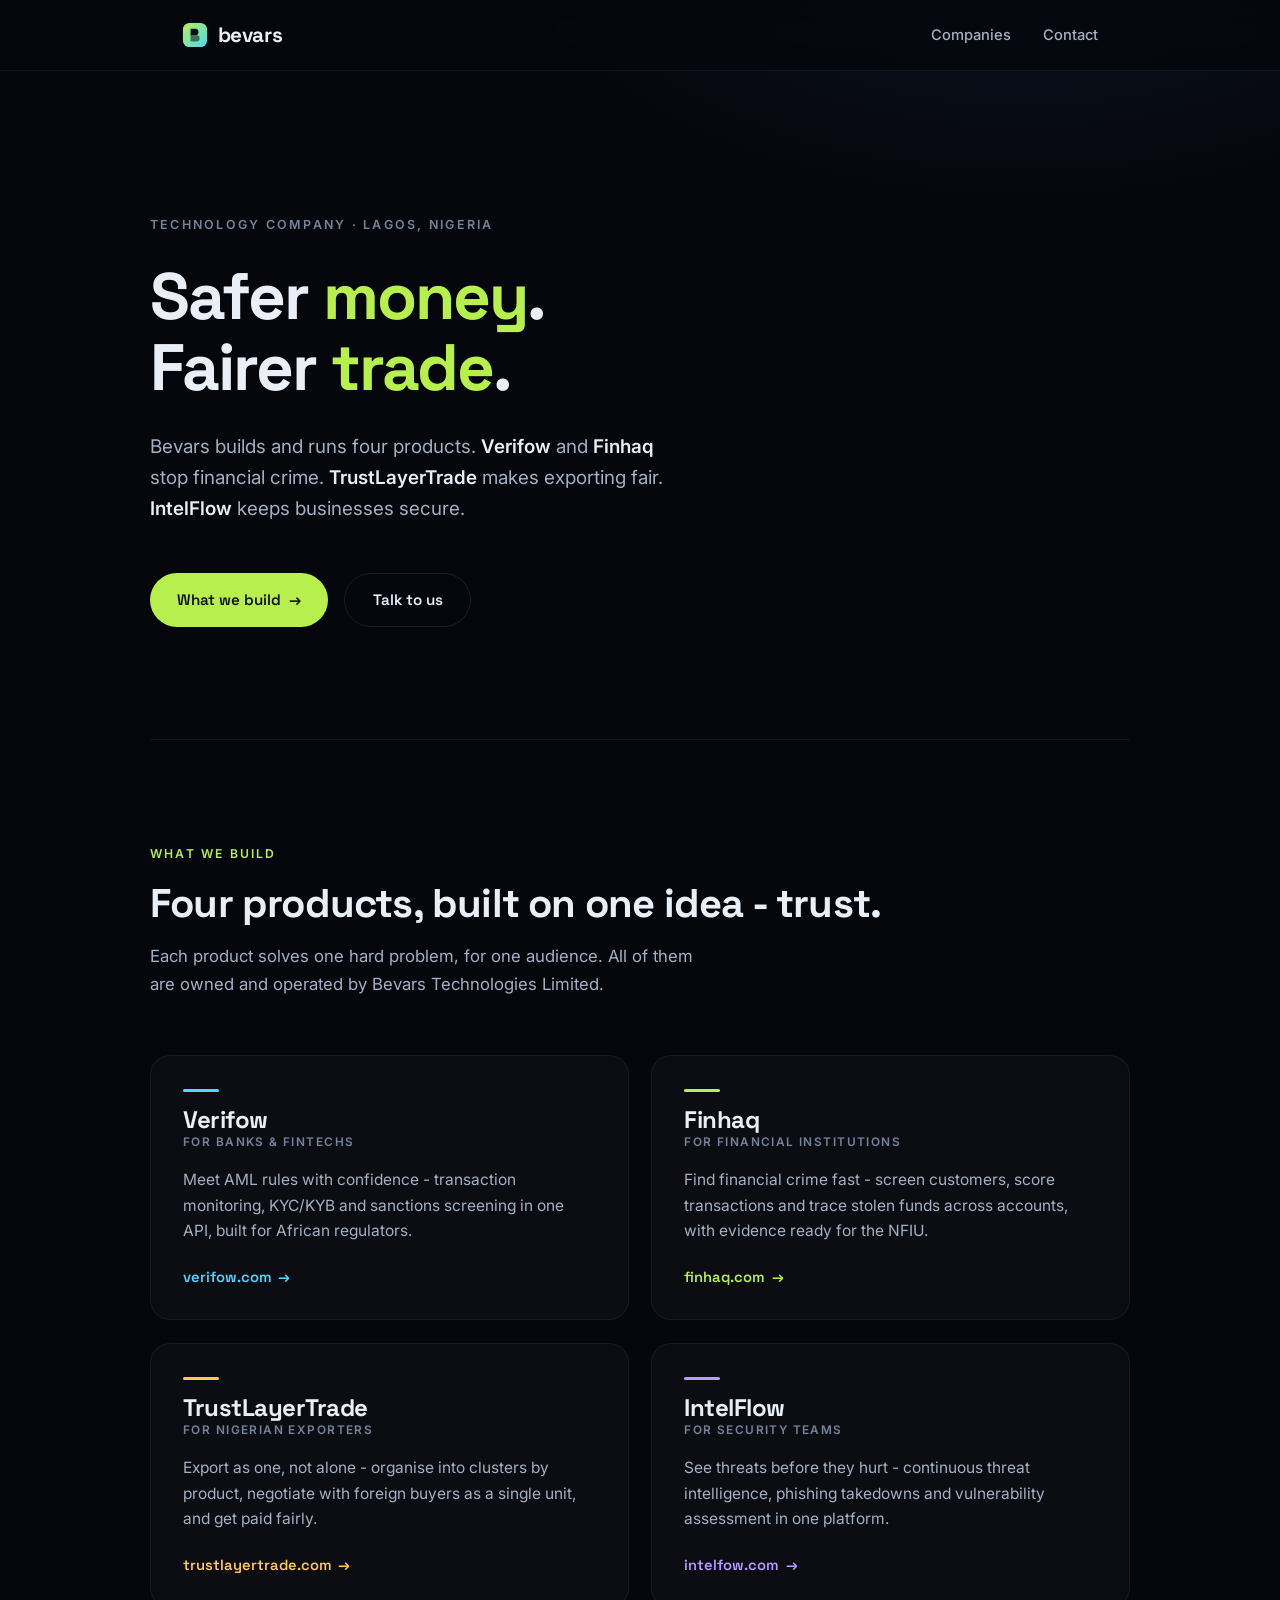
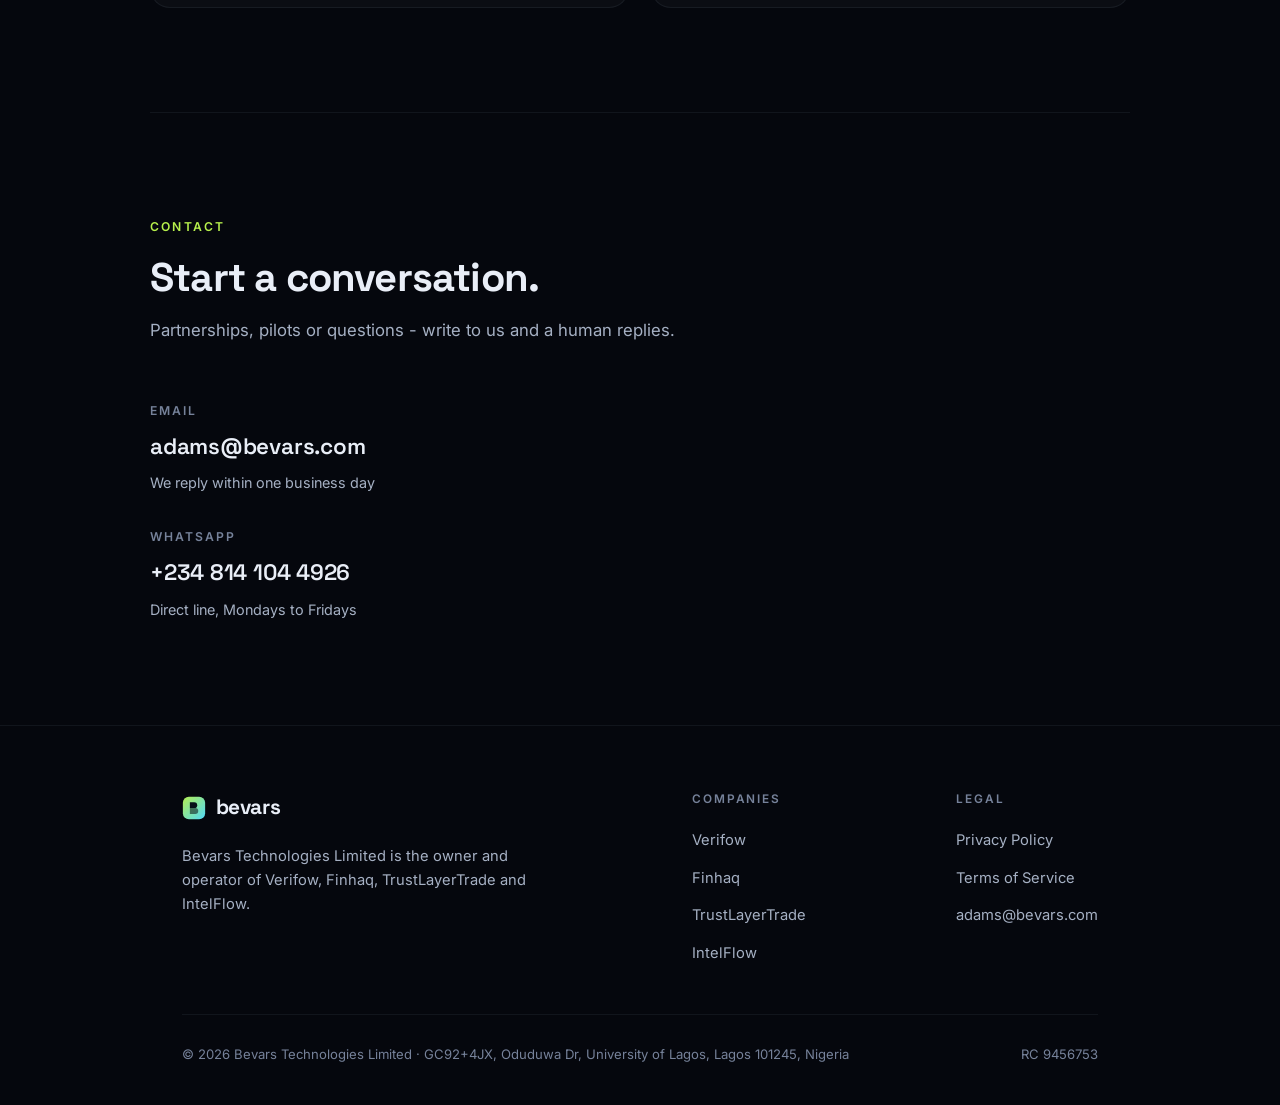
<file: index.html>
<!DOCTYPE html>
<html lang="en">
<head>
  <meta charset="UTF-8">
  <meta name="viewport" content="width=device-width, initial-scale=1.0">
  <title>Bevars - Safer money. Fairer trade.</title>
  <meta name="description" content="Bevars is a technology company in Lagos, Nigeria. We build and run Verifow and Finhaq (compliance and financial crime), TrustLayerTrade (fair exporting) and IntelFlow (security).">
  <meta property="og:title" content="Bevars - Safer money. Fairer trade.">
  <meta property="og:description" content="The company behind Verifow, Finhaq, TrustLayerTrade and IntelFlow.">
  <meta property="og:type" content="website">
  <link rel="icon" href="data:image/svg+xml,%3Csvg%20xmlns='http://www.w3.org/2000/svg'%20viewBox='0%200%2028%2028'%3E%3Crect%20width='28'%20height='28'%20rx='7'%20fill='%23b7f04c'/%3E%3Cpath%20d='M9.2%207.2h5.1a3.45%203.45%200%200%201%200%206.9H9.2z'%20fill='%23071018'/%3E%3Cpath%20d='M9.2%2013.9h6.2a3.55%203.55%200%200%201%200%207.1H9.2z'%20fill='%23071018'%20opacity='.6'/%3E%3C/svg%3E">
  <link rel="preconnect" href="https://fonts.googleapis.com">
  <link rel="preconnect" href="https://fonts.gstatic.com" crossorigin>
  <link href="https://fonts.googleapis.com/css2?family=Inter:wght@400;500;600;700&family=Space+Grotesk:wght@500;600;700&display=swap" rel="stylesheet">
  <link rel="stylesheet" href="assets/css/site.css">
  <script type="application/ld+json">
  {
    "@context": "https://schema.org",
    "@type": "Organization",
    "name": "Bevars Technologies Limited",
    "url": "https://bevars.com",
    "description": "Technology group that owns and operates Verifow, Finhaq, TrustLayerTrade and IntelFlow.",
    "email": "adams@bevars.com",
    "telephone": "+234814104926",
    "address": {
      "@type": "PostalAddress",
      "streetAddress": "GC92+4JX, Oduduwa Dr, University of Lagos",
      "addressLocality": "Lagos",
      "postalCode": "101245",
      "addressCountry": "NG"
    },
    "subOrganization": [
      { "@type": "Organization", "name": "Verifow", "url": "https://verifow.com" },
      { "@type": "Organization", "name": "Finhaq", "url": "https://finhaq.com" },
      { "@type": "Organization", "name": "TrustLayer Trade", "url": "https://trustlayertrade.com" },
      { "@type": "Organization", "name": "IntelFlow", "url": "https://intelfow.com" }
    ]
  }
  </script>
</head>
<body>

<div class="scene" aria-hidden="true"></div>

<header class="site-header">
  <div class="header-inner">
    <a href="/" class="brand" aria-label="Bevars - home">
      <svg width="26" height="26" viewBox="0 0 28 28" fill="none" aria-hidden="true">
        <defs>
          <linearGradient id="bgrad-a" x1="0" y1="0" x2="28" y2="28" gradientUnits="userSpaceOnUse">
            <stop stop-color="#b7f04c"/><stop offset="1" stop-color="#4dd8ff"/>
          </linearGradient>
        </defs>
        <rect x="1" y="1" width="26" height="26" rx="7" fill="url(#bgrad-a)"/>
        <path d="M9.2 7.2h5.1a3.45 3.45 0 0 1 0 6.9H9.2z" fill="#071018"/>
        <path d="M9.2 13.9h6.2a3.55 3.55 0 0 1 0 7.1H9.2z" fill="#071018" opacity=".55"/>
      </svg>
      <span class="brand-name">bevars</span>
    </a>
    <nav class="main-nav" aria-label="Main">
      <a href="#companies">Companies</a>
      <a href="#contact">Contact</a>
    </nav>
    <button class="nav-toggle" aria-label="Toggle menu" aria-expanded="false">
      <span></span><span></span><span></span>
    </button>
  </div>
</header>

<main>

  <!-- ============ HERO ============ -->
  <section class="hero wrap">
    <p class="hero-eyebrow reveal">Technology company · Lagos, Nigeria</p>
    <h1 class="reveal">Safer <span class="hl">money</span>.<br>Fairer <span class="hl">trade</span>.</h1>
    <p class="hero-sub reveal">
      Bevars builds and runs four products. <strong>Verifow</strong> and <strong>Finhaq</strong>
      stop financial crime. <strong>TrustLayerTrade</strong> makes exporting fair.
      <strong>IntelFlow</strong> keeps businesses secure.
    </p>
    <div class="hero-actions reveal" style="display: flex; flex-wrap: wrap; gap: 1rem;">
      <a href="#companies" class="btn btn-primary">What we build <span class="arr">→</span></a>
      <a href="#contact" class="btn btn-ghost">Talk to us</a>
    </div>
  </section>

  <!-- ============ COMPANIES ============ -->
  <section class="section wrap" id="companies">
    <div class="section-head reveal">
      <span class="eyebrow">What we build</span>
      <h2>Four products, built on one idea - trust.</h2>
      <p>Each product solves one hard problem, for one audience. All of them are owned and operated by Bevars Technologies Limited.</p>
    </div>

    <div class="product-grid">
      <a class="product-card reveal" href="https://verifow.com" target="_blank" rel="noopener" style="--pa: #4dd8ff">
        <span class="pc-bar"></span>
        <div>
          <div class="pc-name">Verifow</div>
          <div class="pc-tag">For banks &amp; fintechs</div>
        </div>
        <p class="pc-desc">Meet AML rules with confidence - transaction monitoring, KYC/KYB and sanctions screening in one API, built for African regulators.</p>
        <span class="pc-link">verifow.com <span class="arr">→</span></span>
      </a>

      <a class="product-card reveal" href="https://finhaq.com" target="_blank" rel="noopener" style="--pa: #b7f04c">
        <span class="pc-bar"></span>
        <div>
          <div class="pc-name">Finhaq</div>
          <div class="pc-tag">For financial institutions</div>
        </div>
        <p class="pc-desc">Find financial crime fast - screen customers, score transactions and trace stolen funds across accounts, with evidence ready for the NFIU.</p>
        <span class="pc-link">finhaq.com <span class="arr">→</span></span>
      </a>

      <a class="product-card reveal" href="https://trustlayertrade.com" target="_blank" rel="noopener" style="--pa: #ffc857">
        <span class="pc-bar"></span>
        <div>
          <div class="pc-name">TrustLayerTrade</div>
          <div class="pc-tag">For Nigerian exporters</div>
        </div>
        <p class="pc-desc">Export as one, not alone - organise into clusters by product, negotiate with foreign buyers as a single unit, and get paid fairly.</p>
        <span class="pc-link">trustlayertrade.com <span class="arr">→</span></span>
      </a>

      <a class="product-card reveal" href="https://intelfow.com" target="_blank" rel="noopener" style="--pa: #b79bff">
        <span class="pc-bar"></span>
        <div>
          <div class="pc-name">IntelFlow</div>
          <div class="pc-tag">For security teams</div>
        </div>
        <p class="pc-desc">See threats before they hurt - continuous threat intelligence, phishing takedowns and vulnerability assessment in one platform.</p>
        <span class="pc-link">intelfow.com <span class="arr">→</span></span>
      </a>
    </div>
  </section>

  <!-- ============ CONTACT ============ -->
  <section class="section wrap" id="contact">
    <div class="section-head reveal">
      <span class="eyebrow">Contact</span>
      <h2>Start a conversation.</h2>
      <p>Partnerships, pilots or questions - write to us and a human replies.</p>
    </div>
    <div class="contact-list reveal">
      <div class="contact-item">
        <div class="cc-label">Email</div>
        <a href="mailto:adams@bevars.com">adams@bevars.com</a>
        <div class="cc-sub">We reply within one business day</div>
      </div>
      <div class="contact-item">
        <div class="cc-label">WhatsApp</div>
        <a href="https://wa.me/234814104926" target="_blank" rel="noopener">+234 814 104 4926</a>
        <div class="cc-sub">Direct line, Mondays to Fridays</div>
      </div>
    </div>
  </section>

</main>

<footer class="site-footer">
  <div class="wrap">
    <div class="footer-grid">
      <div class="footer-brand">
        <a href="/" class="brand" aria-label="Bevars">
          <svg width="24" height="24" viewBox="0 0 28 28" fill="none" aria-hidden="true">
            <defs>
              <linearGradient id="bgrad-b" x1="0" y1="0" x2="28" y2="28" gradientUnits="userSpaceOnUse">
                <stop stop-color="#b7f04c"/><stop offset="1" stop-color="#4dd8ff"/>
              </linearGradient>
            </defs>
            <rect x="1" y="1" width="26" height="26" rx="7" fill="url(#bgrad-b)"/>
            <path d="M9.2 7.2h5.1a3.45 3.45 0 0 1 0 6.9H9.2z" fill="#071018"/>
            <path d="M9.2 13.9h6.2a3.55 3.55 0 0 1 0 7.1H9.2z" fill="#071018" opacity=".55"/>
          </svg>
          <span class="brand-name">bevars</span>
        </a>
        <p>Bevars Technologies Limited is the owner and operator of Verifow, Finhaq, TrustLayerTrade and IntelFlow.</p>
      </div>
      <div class="footer-col">
        <h4>Companies</h4>
        <ul>
          <li><a href="https://verifow.com" target="_blank" rel="noopener">Verifow</a></li>
          <li><a href="https://finhaq.com" target="_blank" rel="noopener">Finhaq</a></li>
          <li><a href="https://trustlayertrade.com" target="_blank" rel="noopener">TrustLayerTrade</a></li>
          <li><a href="https://intelfow.com" target="_blank" rel="noopener">IntelFlow</a></li>
        </ul>
      </div>
      <div class="footer-col">
        <h4>Legal</h4>
        <ul>
          <li><a href="privacy-policy.html">Privacy Policy</a></li>
          <li><a href="terms-of-service.html">Terms of Service</a></li>
          <li><a href="mailto:adams@bevars.com">adams@bevars.com</a></li>
        </ul>
      </div>
    </div>
    <div class="footer-bottom">
      <div>© <span data-year>2026</span> Bevars Technologies Limited · GC92+4JX, Oduduwa Dr, University of Lagos, Lagos 101245, Nigeria</div>
      <div>RC 9456753</div>
    </div>
  </div>
</footer>

<script src="assets/js/site.js"></script>
</body>
</html>
</file>
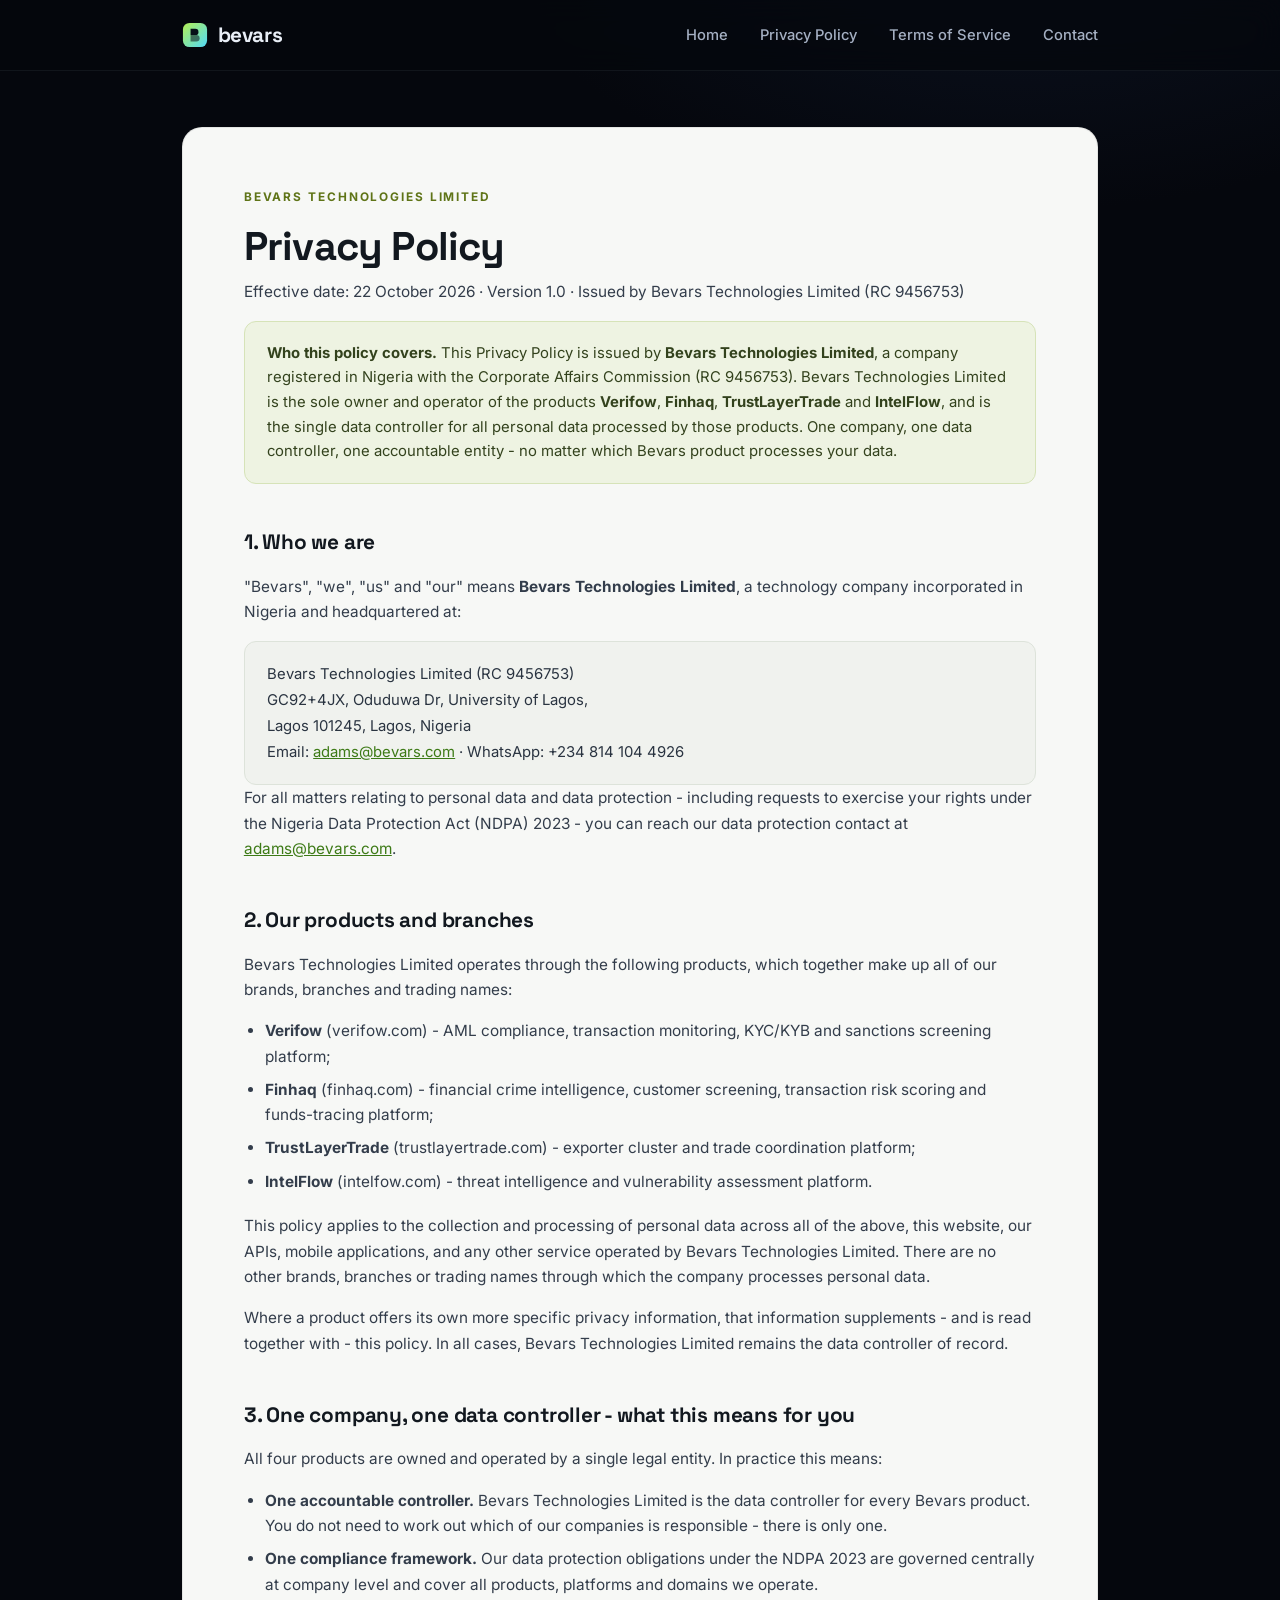
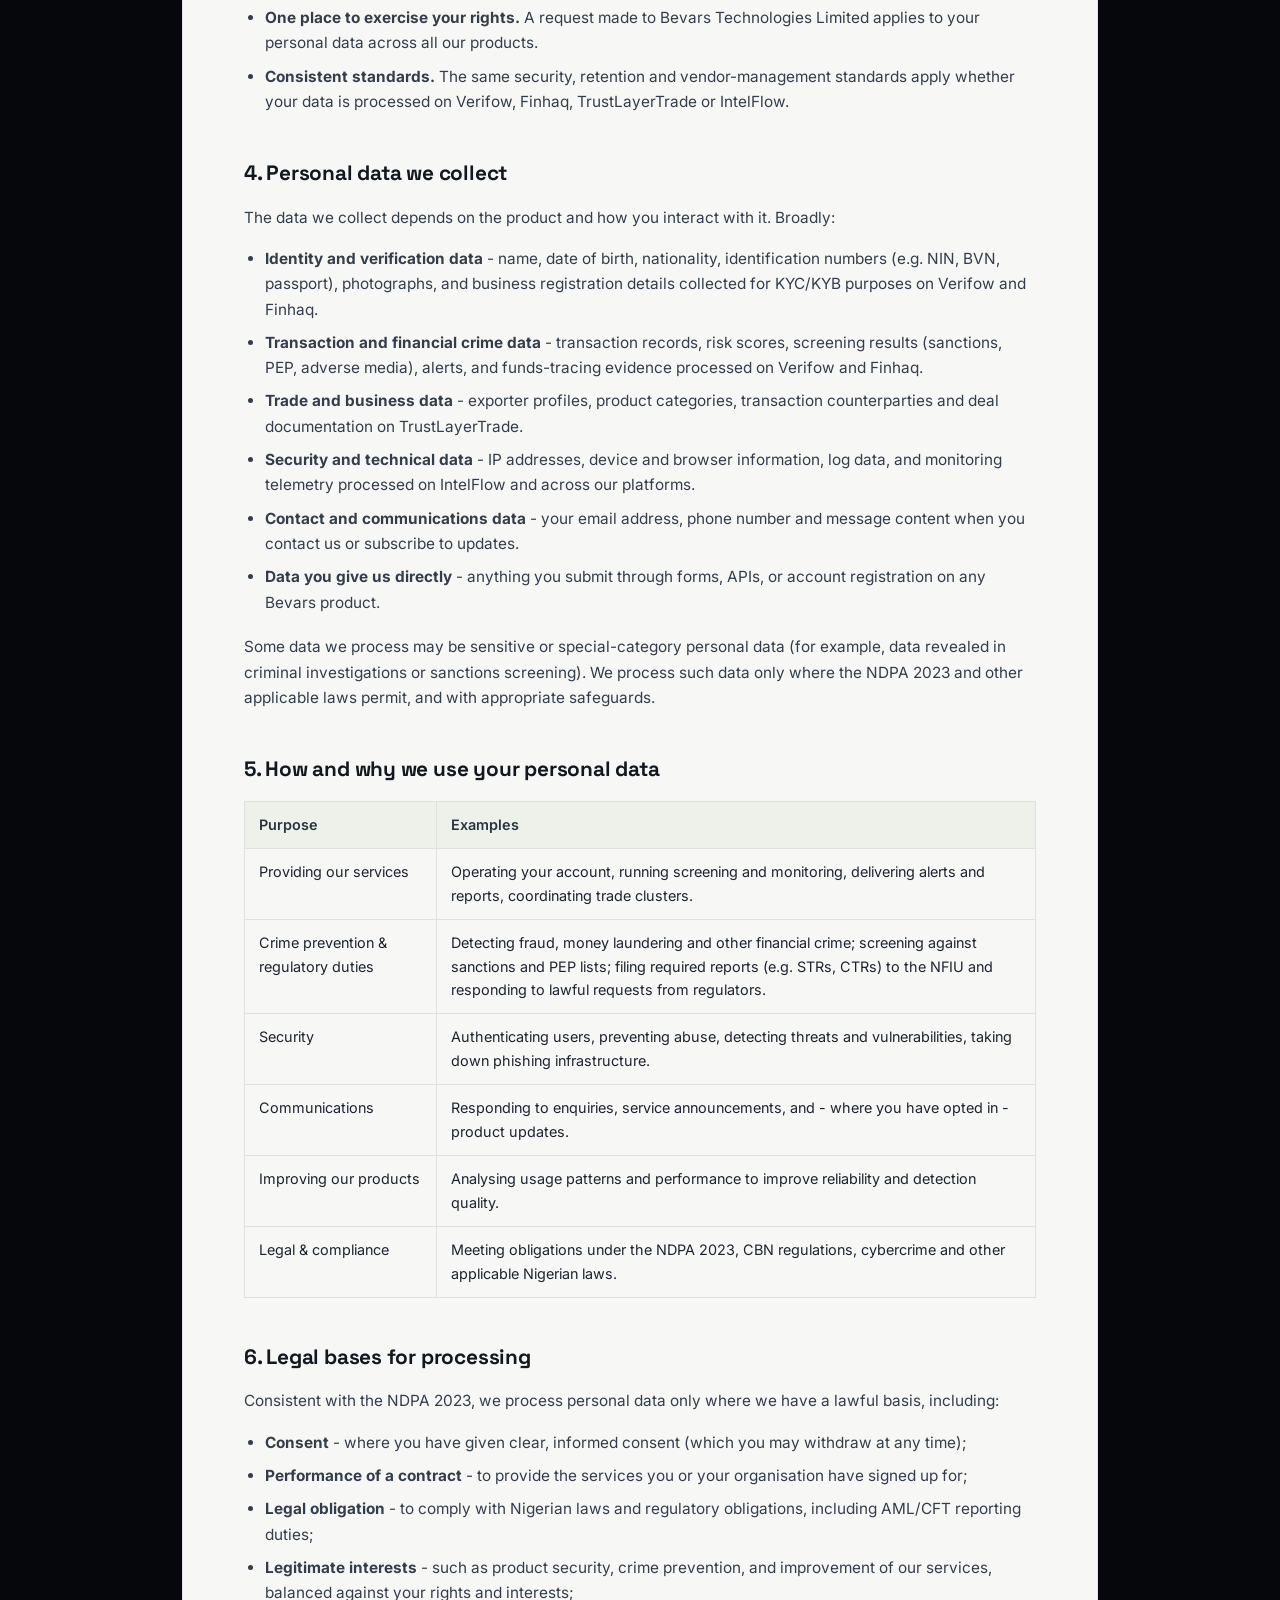
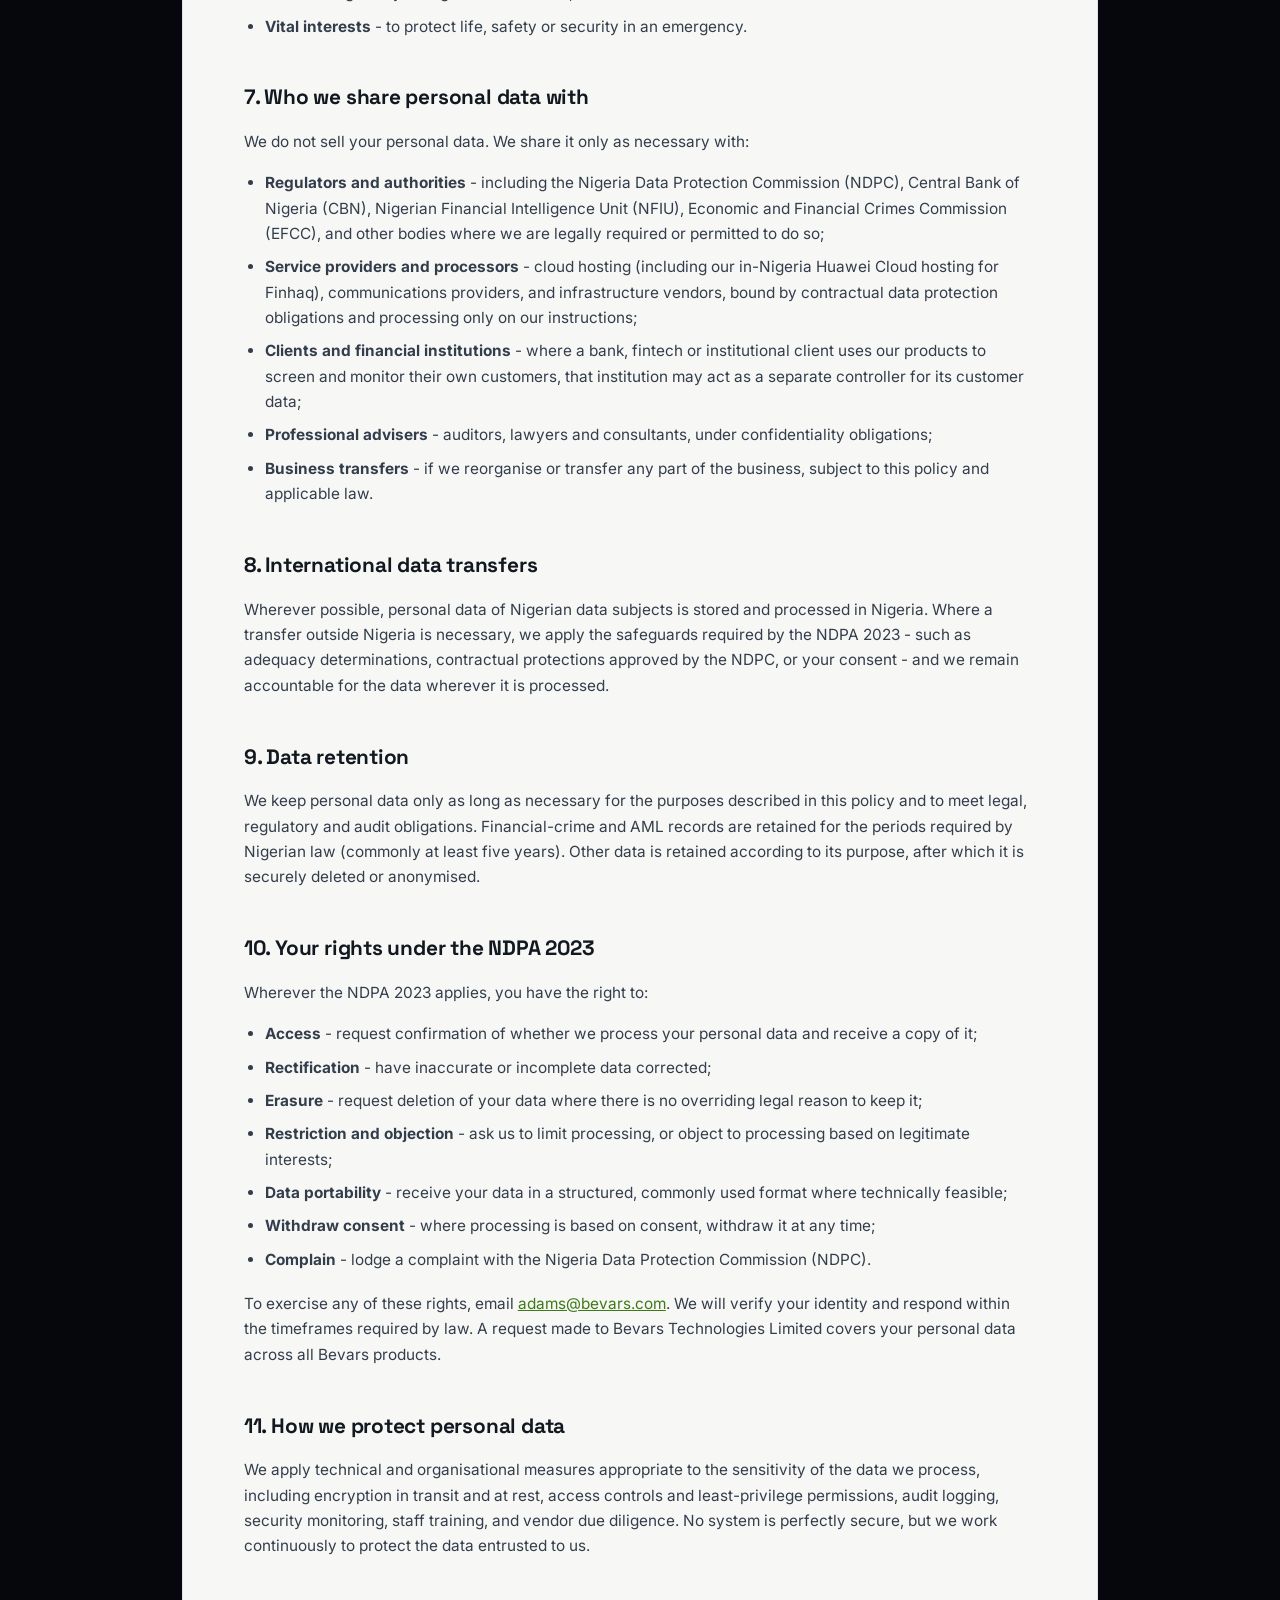
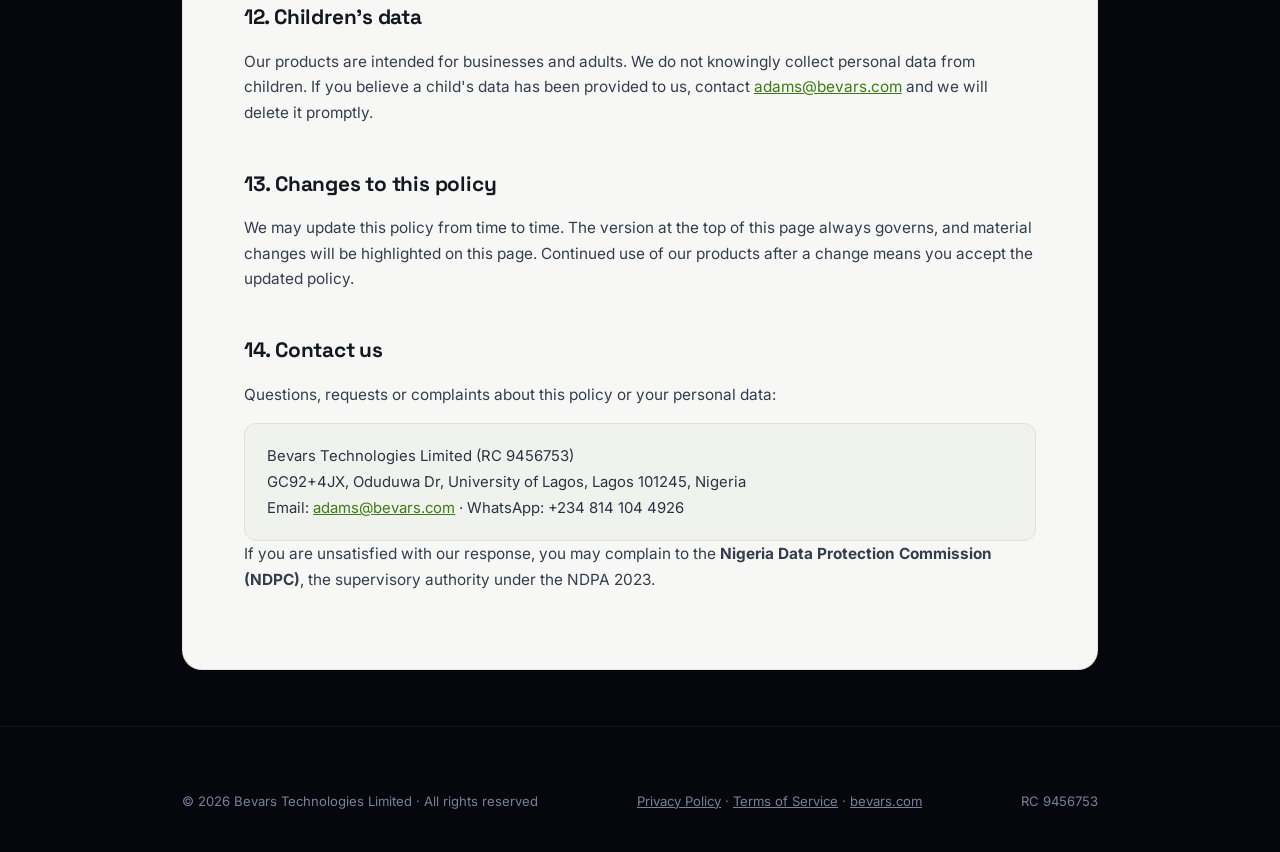
<file: privacy-policy.html>
<!DOCTYPE html>
<html lang="en">
<head>
  <meta charset="UTF-8">
  <meta name="viewport" content="width=device-width, initial-scale=1.0">
  <title>Privacy Policy - Bevars</title>
  <meta name="description" content="Privacy Policy of Bevars Technologies Limited (RC 9456753), the data controller for Verifow, Finhaq, TrustLayerTrade and IntelFlow. Aligned with the Nigeria Data Protection Act (NDPA) 2023.">
  <link rel="icon" href="data:image/svg+xml,%3Csvg%20xmlns='http://www.w3.org/2000/svg'%20viewBox='0%200%2028%2028'%3E%3Crect%20width='28'%20height='28'%20rx='7'%20fill='%23b7f04c'/%3E%3Cpath%20d='M9.2%207.2h5.1a3.45%203.45%200%200%201%200%206.9H9.2z'%20fill='%23071018'/%3E%3Cpath%20d='M9.2%2013.9h6.2a3.55%203.55%200%200%201%200%207.1H9.2z'%20fill='%23071018'%20opacity='.6'/%3E%3C/svg%3E">
  <link rel="preconnect" href="https://fonts.googleapis.com">
  <link rel="preconnect" href="https://fonts.gstatic.com" crossorigin>
  <link href="https://fonts.googleapis.com/css2?family=Inter:wght@400;500;600;700&family=Space+Grotesk:wght@500;600;700&display=swap" rel="stylesheet">
  <link rel="stylesheet" href="assets/css/site.css">
</head>
<body>

<div class="scene" aria-hidden="true"></div>

<header class="site-header">
  <div class="header-inner">
    <a href="index.html" class="brand" aria-label="Bevars - home">
      <svg width="26" height="26" viewBox="0 0 28 28" fill="none" aria-hidden="true">
        <defs>
          <linearGradient id="bgrad-a" x1="0" y1="0" x2="28" y2="28" gradientUnits="userSpaceOnUse">
            <stop stop-color="#b7f04c"/><stop offset="1" stop-color="#4dd8ff"/>
          </linearGradient>
        </defs>
        <rect x="1" y="1" width="26" height="26" rx="7" fill="url(#bgrad-a)"/>
        <path d="M9.2 7.2h5.1a3.45 3.45 0 0 1 0 6.9H9.2z" fill="#071018"/>
        <path d="M9.2 13.9h6.2a3.55 3.55 0 0 1 0 7.1H9.2z" fill="#071018" opacity=".55"/>
      </svg>
      <span class="brand-name">bevars</span>
    </a>
    <nav class="main-nav" aria-label="Main">
      <a href="index.html">Home</a>
      <a href="privacy-policy.html">Privacy Policy</a>
      <a href="terms-of-service.html">Terms of Service</a>
      <a href="mailto:adams@bevars.com">Contact</a>
    </nav>
    <button class="nav-toggle" aria-label="Toggle menu" aria-expanded="false">
      <span></span><span></span><span></span>
    </button>
  </div>
</header>

<main class="wrap">
  <div class="legal-paper">
    <span class="legal-kicker">Bevars Technologies Limited</span>
    <h1>Privacy Policy</h1>
    <p class="legal-meta">Effective date: 22 October 2026 · Version 1.0 · Issued by Bevars Technologies Limited (RC 9456753)</p>

    <div class="legal-notice">
      <strong>Who this policy covers.</strong> This Privacy Policy is issued by <strong>Bevars Technologies Limited</strong>, a company registered in Nigeria with the Corporate Affairs Commission (RC&nbsp;9456753). Bevars Technologies Limited is the sole owner and operator of the products <strong>Verifow</strong>, <strong>Finhaq</strong>, <strong>TrustLayerTrade</strong> and <strong>IntelFlow</strong>, and is the single data controller for all personal data processed by those products. One company, one data controller, one accountable entity - no matter which Bevars product processes your data.
    </div>

    <h2>1. Who we are</h2>
    <p>"Bevars", "we", "us" and "our" means <strong>Bevars Technologies Limited</strong>, a technology company incorporated in Nigeria and headquartered at:</p>
    <div class="address-block">
      Bevars Technologies Limited (RC 9456753)<br>
      GC92+4JX, Oduduwa Dr, University of Lagos,<br>
      Lagos 101245, Lagos, Nigeria<br>
      Email: <a href="mailto:adams@bevars.com">adams@bevars.com</a> · WhatsApp: +234 814 104 4926
    </div>
    <p>For all matters relating to personal data and data protection - including requests to exercise your rights under the Nigeria Data Protection Act (NDPA) 2023 - you can reach our data protection contact at <a href="mailto:adams@bevars.com">adams@bevars.com</a>.</p>

    <h2>2. Our products and branches</h2>
    <p>Bevars Technologies Limited operates through the following products, which together make up all of our brands, branches and trading names:</p>
    <ul>
      <li><strong>Verifow</strong> (verifow.com) - AML compliance, transaction monitoring, KYC/KYB and sanctions screening platform;</li>
      <li><strong>Finhaq</strong> (finhaq.com) - financial crime intelligence, customer screening, transaction risk scoring and funds-tracing platform;</li>
      <li><strong>TrustLayerTrade</strong> (trustlayertrade.com) - exporter cluster and trade coordination platform;</li>
      <li><strong>IntelFlow</strong> (intelfow.com) - threat intelligence and vulnerability assessment platform.</li>
    </ul>
    <p>This policy applies to the collection and processing of personal data across all of the above, this website, our APIs, mobile applications, and any other service operated by Bevars Technologies Limited. There are no other brands, branches or trading names through which the company processes personal data.</p>
    <p>Where a product offers its own more specific privacy information, that information supplements - and is read together with - this policy. In all cases, Bevars Technologies Limited remains the data controller of record.</p>

    <h2>3. One company, one data controller - what this means for you</h2>
    <p>All four products are owned and operated by a single legal entity. In practice this means:</p>
    <ul>
      <li><strong>One accountable controller.</strong> Bevars Technologies Limited is the data controller for every Bevars product. You do not need to work out which of our companies is responsible - there is only one.</li>
      <li><strong>One compliance framework.</strong> Our data protection obligations under the NDPA 2023 are governed centrally at company level and cover all products, platforms and domains we operate.</li>
      <li><strong>One place to exercise your rights.</strong> A request made to Bevars Technologies Limited applies to your personal data across all our products.</li>
      <li><strong>Consistent standards.</strong> The same security, retention and vendor-management standards apply whether your data is processed on Verifow, Finhaq, TrustLayerTrade or IntelFlow.</li>
    </ul>

    <h2>4. Personal data we collect</h2>
    <p>The data we collect depends on the product and how you interact with it. Broadly:</p>
    <ul>
      <li><strong>Identity and verification data</strong> - name, date of birth, nationality, identification numbers (e.g. NIN, BVN, passport), photographs, and business registration details collected for KYC/KYB purposes on Verifow and Finhaq.</li>
      <li><strong>Transaction and financial crime data</strong> - transaction records, risk scores, screening results (sanctions, PEP, adverse media), alerts, and funds-tracing evidence processed on Verifow and Finhaq.</li>
      <li><strong>Trade and business data</strong> - exporter profiles, product categories, transaction counterparties and deal documentation on TrustLayerTrade.</li>
      <li><strong>Security and technical data</strong> - IP addresses, device and browser information, log data, and monitoring telemetry processed on IntelFlow and across our platforms.</li>
      <li><strong>Contact and communications data</strong> - your email address, phone number and message content when you contact us or subscribe to updates.</li>
      <li><strong>Data you give us directly</strong> - anything you submit through forms, APIs, or account registration on any Bevars product.</li>
    </ul>
    <p>Some data we process may be sensitive or special-category personal data (for example, data revealed in criminal investigations or sanctions screening). We process such data only where the NDPA 2023 and other applicable laws permit, and with appropriate safeguards.</p>

    <h2>5. How and why we use your personal data</h2>
    <table>
      <tr><th>Purpose</th><th>Examples</th></tr>
      <tr><td>Providing our services</td><td>Operating your account, running screening and monitoring, delivering alerts and reports, coordinating trade clusters.</td></tr>
      <tr><td>Crime prevention &amp; regulatory duties</td><td>Detecting fraud, money laundering and other financial crime; screening against sanctions and PEP lists; filing required reports (e.g. STRs, CTRs) to the NFIU and responding to lawful requests from regulators.</td></tr>
      <tr><td>Security</td><td>Authenticating users, preventing abuse, detecting threats and vulnerabilities, taking down phishing infrastructure.</td></tr>
      <tr><td>Communications</td><td>Responding to enquiries, service announcements, and - where you have opted in - product updates.</td></tr>
      <tr><td>Improving our products</td><td>Analysing usage patterns and performance to improve reliability and detection quality.</td></tr>
      <tr><td>Legal &amp; compliance</td><td>Meeting obligations under the NDPA 2023, CBN regulations, cybercrime and other applicable Nigerian laws.</td></tr>
    </table>

    <h2>6. Legal bases for processing</h2>
    <p>Consistent with the NDPA 2023, we process personal data only where we have a lawful basis, including:</p>
    <ul>
      <li><strong>Consent</strong> - where you have given clear, informed consent (which you may withdraw at any time);</li>
      <li><strong>Performance of a contract</strong> - to provide the services you or your organisation have signed up for;</li>
      <li><strong>Legal obligation</strong> - to comply with Nigerian laws and regulatory obligations, including AML/CFT reporting duties;</li>
      <li><strong>Legitimate interests</strong> - such as product security, crime prevention, and improvement of our services, balanced against your rights and interests;</li>
      <li><strong>Vital interests</strong> - to protect life, safety or security in an emergency.</li>
    </ul>

    <h2>7. Who we share personal data with</h2>
    <p>We do not sell your personal data. We share it only as necessary with:</p>
    <ul>
      <li><strong>Regulators and authorities</strong> - including the Nigeria Data Protection Commission (NDPC), Central Bank of Nigeria (CBN), Nigerian Financial Intelligence Unit (NFIU), Economic and Financial Crimes Commission (EFCC), and other bodies where we are legally required or permitted to do so;</li>
      <li><strong>Service providers and processors</strong> - cloud hosting (including our in-Nigeria Huawei Cloud hosting for Finhaq), communications providers, and infrastructure vendors, bound by contractual data protection obligations and processing only on our instructions;</li>
      <li><strong>Clients and financial institutions</strong> - where a bank, fintech or institutional client uses our products to screen and monitor their own customers, that institution may act as a separate controller for its customer data;</li>
      <li><strong>Professional advisers</strong> - auditors, lawyers and consultants, under confidentiality obligations;</li>
      <li><strong>Business transfers</strong> - if we reorganise or transfer any part of the business, subject to this policy and applicable law.</li>
    </ul>

    <h2>8. International data transfers</h2>
    <p>Wherever possible, personal data of Nigerian data subjects is stored and processed in Nigeria. Where a transfer outside Nigeria is necessary, we apply the safeguards required by the NDPA 2023 - such as adequacy determinations, contractual protections approved by the NDPC, or your consent - and we remain accountable for the data wherever it is processed.</p>

    <h2>9. Data retention</h2>
    <p>We keep personal data only as long as necessary for the purposes described in this policy and to meet legal, regulatory and audit obligations. Financial-crime and AML records are retained for the periods required by Nigerian law (commonly at least five years). Other data is retained according to its purpose, after which it is securely deleted or anonymised.</p>

    <h2>10. Your rights under the NDPA 2023</h2>
    <p>Wherever the NDPA 2023 applies, you have the right to:</p>
    <ul>
      <li><strong>Access</strong> - request confirmation of whether we process your personal data and receive a copy of it;</li>
      <li><strong>Rectification</strong> - have inaccurate or incomplete data corrected;</li>
      <li><strong>Erasure</strong> - request deletion of your data where there is no overriding legal reason to keep it;</li>
      <li><strong>Restriction and objection</strong> - ask us to limit processing, or object to processing based on legitimate interests;</li>
      <li><strong>Data portability</strong> - receive your data in a structured, commonly used format where technically feasible;</li>
      <li><strong>Withdraw consent</strong> - where processing is based on consent, withdraw it at any time;</li>
      <li><strong>Complain</strong> - lodge a complaint with the Nigeria Data Protection Commission (NDPC).</li>
    </ul>
    <p>To exercise any of these rights, email <a href="mailto:adams@bevars.com">adams@bevars.com</a>. We will verify your identity and respond within the timeframes required by law. A request made to Bevars Technologies Limited covers your personal data across all Bevars products.</p>

    <h2>11. How we protect personal data</h2>
    <p>We apply technical and organisational measures appropriate to the sensitivity of the data we process, including encryption in transit and at rest, access controls and least-privilege permissions, audit logging, security monitoring, staff training, and vendor due diligence. No system is perfectly secure, but we work continuously to protect the data entrusted to us.</p>

    <h2>12. Children's data</h2>
    <p>Our products are intended for businesses and adults. We do not knowingly collect personal data from children. If you believe a child's data has been provided to us, contact <a href="mailto:adams@bevars.com">adams@bevars.com</a> and we will delete it promptly.</p>

    <h2>13. Changes to this policy</h2>
    <p>We may update this policy from time to time. The version at the top of this page always governs, and material changes will be highlighted on this page. Continued use of our products after a change means you accept the updated policy.</p>

    <h2>14. Contact us</h2>
    <p>Questions, requests or complaints about this policy or your personal data:</p>
    <div class="address-block">
      Bevars Technologies Limited (RC 9456753)<br>
      GC92+4JX, Oduduwa Dr, University of Lagos, Lagos 101245, Nigeria<br>
      Email: <a href="mailto:adams@bevars.com">adams@bevars.com</a> · WhatsApp: +234 814 104 4926
    </div>
    <p>If you are unsatisfied with our response, you may complain to the <strong>Nigeria Data Protection Commission (NDPC)</strong>, the supervisory authority under the NDPA 2023.</p>
  </div>
</main>

<footer class="site-footer">
  <div class="wrap">
    <div class="footer-bottom" style="border-top: none; padding-top: 0;">
      <div>© <span data-year>2026</span> Bevars Technologies Limited · All rights reserved</div>
      <div>
        <a href="privacy-policy.html" style="color: var(--faint);">Privacy Policy</a> ·
        <a href="terms-of-service.html" style="color: var(--faint);">Terms of Service</a> ·
        <a href="index.html" style="color: var(--faint);">bevars.com</a>
      </div>
      <div>RC 9456753</div>
    </div>
  </div>
</footer>

<script src="assets/js/site.js"></script>
</body>
</html>
</file>
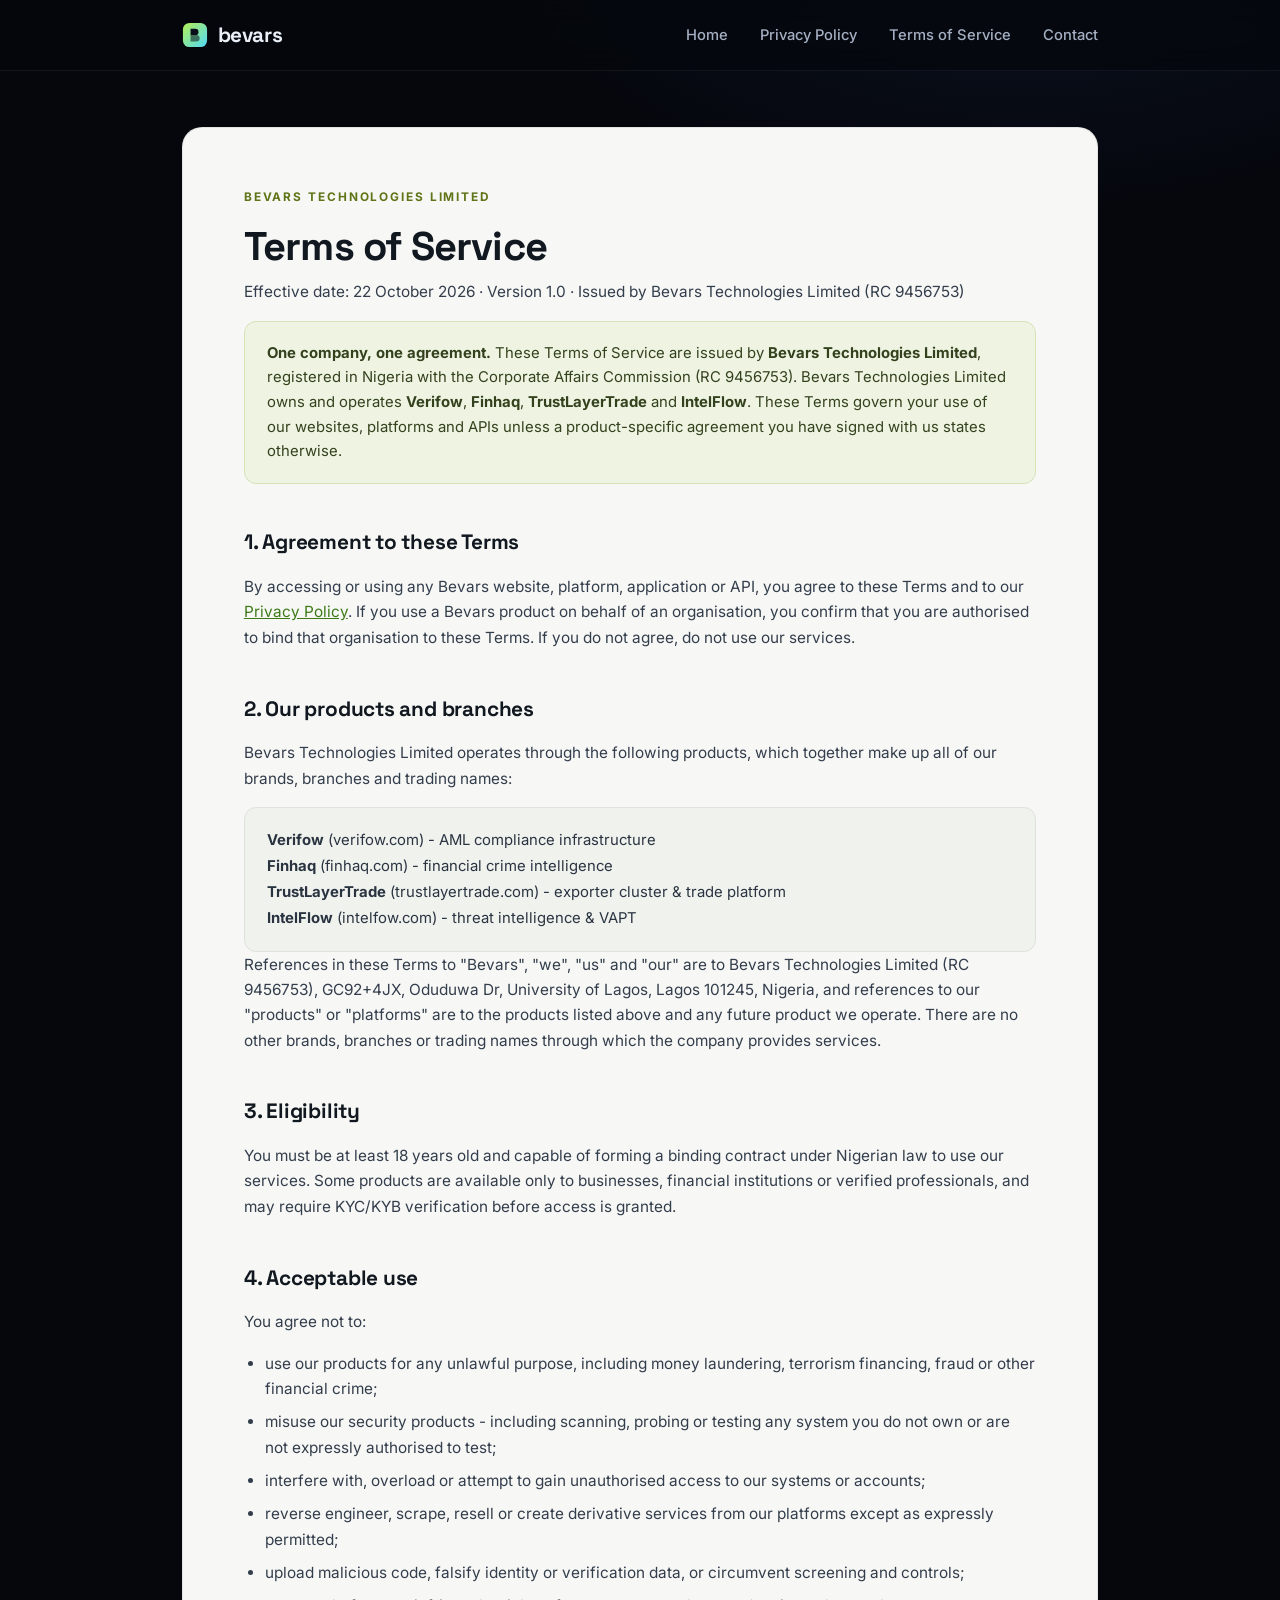
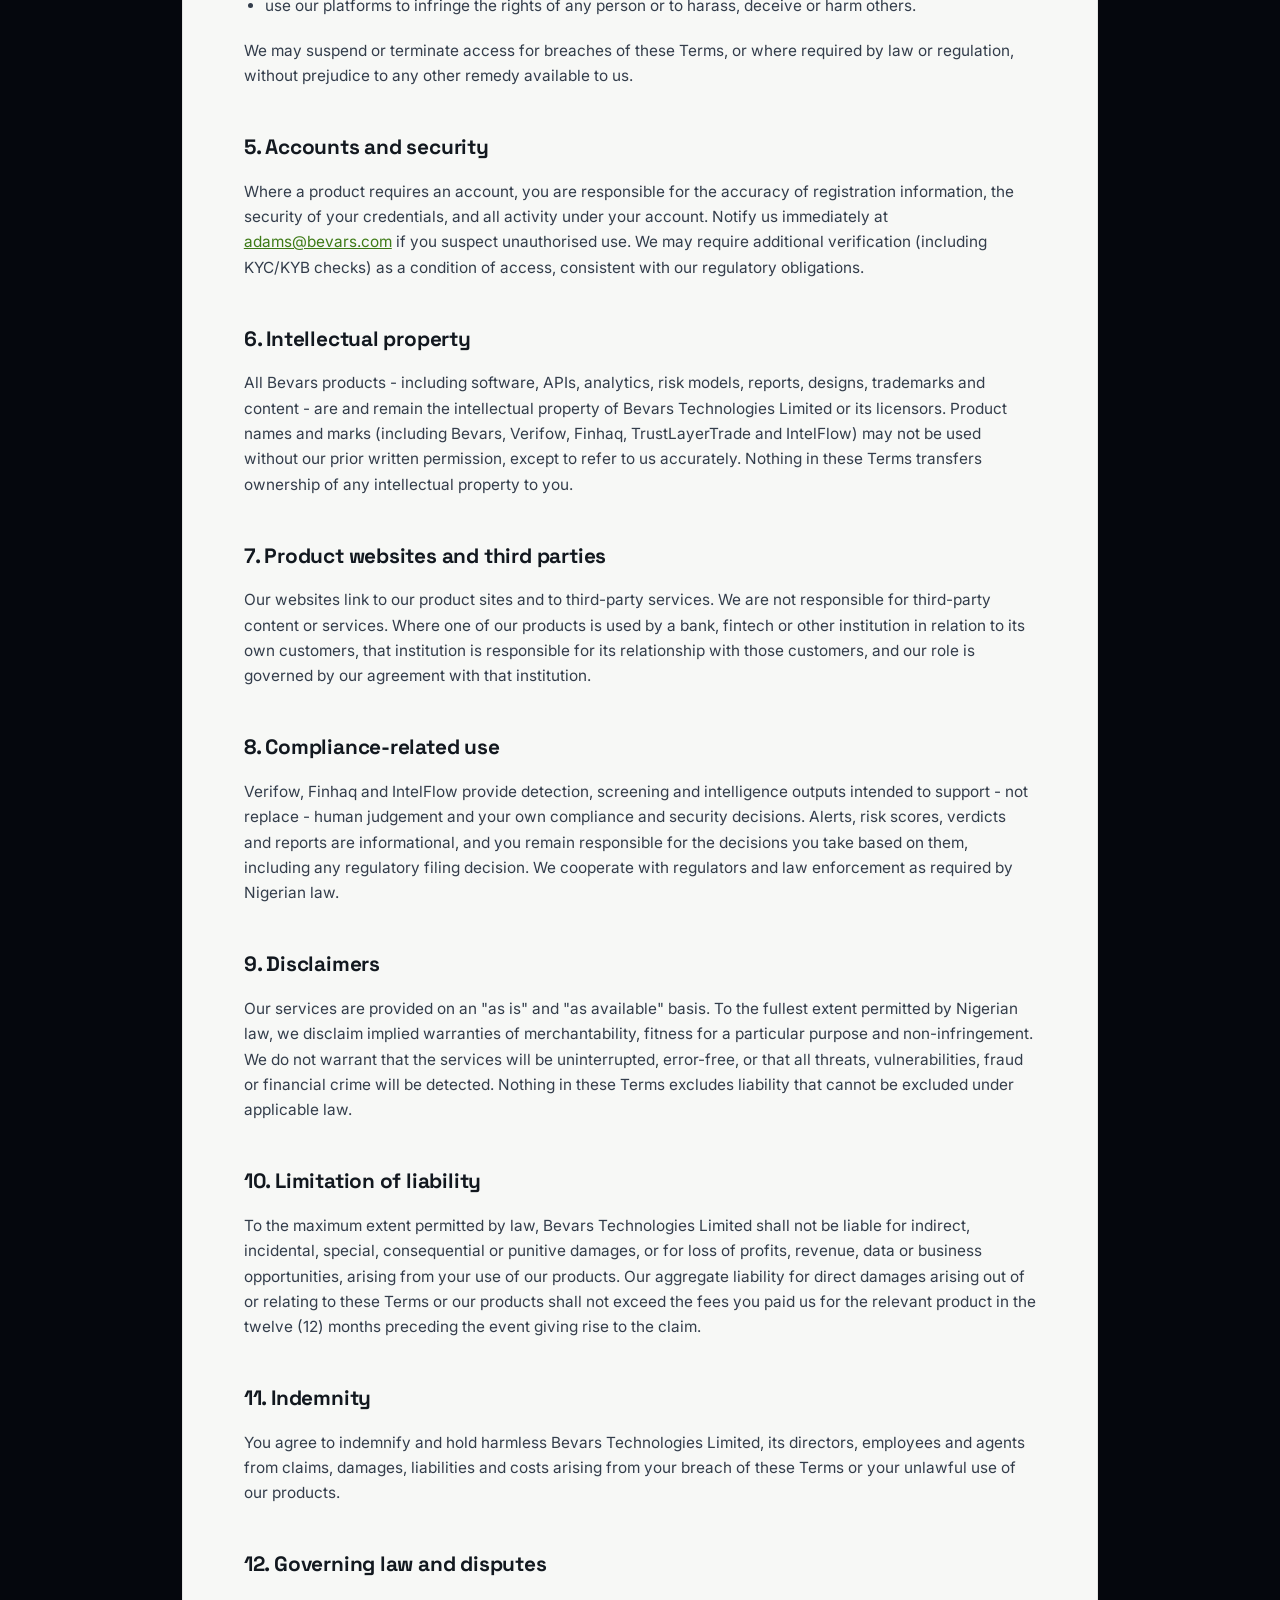
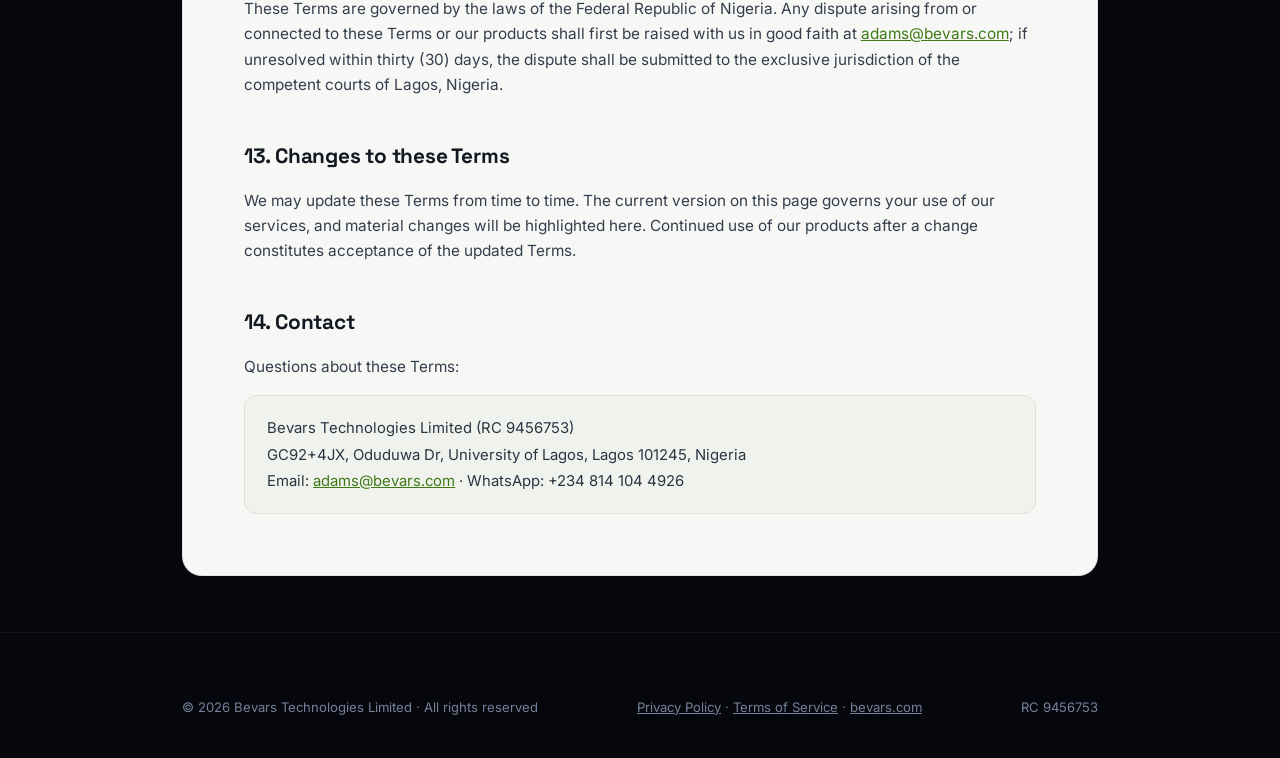
<file: terms-of-service.html>
<!DOCTYPE html>
<html lang="en">
<head>
  <meta charset="UTF-8">
  <meta name="viewport" content="width=device-width, initial-scale=1.0">
  <title>Terms of Service - Bevars</title>
  <meta name="description" content="Terms of Service of Bevars Technologies Limited (RC 9456753), owner and operator of Verifow, Finhaq, TrustLayerTrade and IntelFlow.">
  <link rel="icon" href="data:image/svg+xml,%3Csvg%20xmlns='http://www.w3.org/2000/svg'%20viewBox='0%200%2028%2028'%3E%3Crect%20width='28'%20height='28'%20rx='7'%20fill='%23b7f04c'/%3E%3Cpath%20d='M9.2%207.2h5.1a3.45%203.45%200%200%201%200%206.9H9.2z'%20fill='%23071018'/%3E%3Cpath%20d='M9.2%2013.9h6.2a3.55%203.55%200%200%201%200%207.1H9.2z'%20fill='%23071018'%20opacity='.6'/%3E%3C/svg%3E">
  <link rel="preconnect" href="https://fonts.googleapis.com">
  <link rel="preconnect" href="https://fonts.gstatic.com" crossorigin>
  <link href="https://fonts.googleapis.com/css2?family=Inter:wght@400;500;600;700&family=Space+Grotesk:wght@500;600;700&display=swap" rel="stylesheet">
  <link rel="stylesheet" href="assets/css/site.css">
</head>
<body>

<div class="scene" aria-hidden="true"></div>

<header class="site-header">
  <div class="header-inner">
    <a href="index.html" class="brand" aria-label="Bevars - home">
      <svg width="26" height="26" viewBox="0 0 28 28" fill="none" aria-hidden="true">
        <defs>
          <linearGradient id="bgrad-a" x1="0" y1="0" x2="28" y2="28" gradientUnits="userSpaceOnUse">
            <stop stop-color="#b7f04c"/><stop offset="1" stop-color="#4dd8ff"/>
          </linearGradient>
        </defs>
        <rect x="1" y="1" width="26" height="26" rx="7" fill="url(#bgrad-a)"/>
        <path d="M9.2 7.2h5.1a3.45 3.45 0 0 1 0 6.9H9.2z" fill="#071018"/>
        <path d="M9.2 13.9h6.2a3.55 3.55 0 0 1 0 7.1H9.2z" fill="#071018" opacity=".55"/>
      </svg>
      <span class="brand-name">bevars</span>
    </a>
    <nav class="main-nav" aria-label="Main">
      <a href="index.html">Home</a>
      <a href="privacy-policy.html">Privacy Policy</a>
      <a href="terms-of-service.html">Terms of Service</a>
      <a href="mailto:adams@bevars.com">Contact</a>
    </nav>
    <button class="nav-toggle" aria-label="Toggle menu" aria-expanded="false">
      <span></span><span></span><span></span>
    </button>
  </div>
</header>

<main class="wrap">
  <div class="legal-paper">
    <span class="legal-kicker">Bevars Technologies Limited</span>
    <h1>Terms of Service</h1>
    <p class="legal-meta">Effective date: 22 October 2026 · Version 1.0 · Issued by Bevars Technologies Limited (RC 9456753)</p>

    <div class="legal-notice">
      <strong>One company, one agreement.</strong> These Terms of Service are issued by <strong>Bevars Technologies Limited</strong>, registered in Nigeria with the Corporate Affairs Commission (RC&nbsp;9456753). Bevars Technologies Limited owns and operates <strong>Verifow</strong>, <strong>Finhaq</strong>, <strong>TrustLayerTrade</strong> and <strong>IntelFlow</strong>. These Terms govern your use of our websites, platforms and APIs unless a product-specific agreement you have signed with us states otherwise.
    </div>

    <h2>1. Agreement to these Terms</h2>
    <p>By accessing or using any Bevars website, platform, application or API, you agree to these Terms and to our <a href="privacy-policy.html">Privacy Policy</a>. If you use a Bevars product on behalf of an organisation, you confirm that you are authorised to bind that organisation to these Terms. If you do not agree, do not use our services.</p>

    <h2>2. Our products and branches</h2>
    <p>Bevars Technologies Limited operates through the following products, which together make up all of our brands, branches and trading names:</p>
    <div class="address-block">
      <strong>Verifow</strong> (verifow.com) - AML compliance infrastructure<br>
      <strong>Finhaq</strong> (finhaq.com) - financial crime intelligence<br>
      <strong>TrustLayerTrade</strong> (trustlayertrade.com) - exporter cluster &amp; trade platform<br>
      <strong>IntelFlow</strong> (intelfow.com) - threat intelligence &amp; VAPT
    </div>
    <p>References in these Terms to "Bevars", "we", "us" and "our" are to Bevars Technologies Limited (RC 9456753), GC92+4JX, Oduduwa Dr, University of Lagos, Lagos 101245, Nigeria, and references to our "products" or "platforms" are to the products listed above and any future product we operate. There are no other brands, branches or trading names through which the company provides services.</p>

    <h2>3. Eligibility</h2>
    <p>You must be at least 18 years old and capable of forming a binding contract under Nigerian law to use our services. Some products are available only to businesses, financial institutions or verified professionals, and may require KYC/KYB verification before access is granted.</p>

    <h2>4. Acceptable use</h2>
    <p>You agree not to:</p>
    <ul>
      <li>use our products for any unlawful purpose, including money laundering, terrorism financing, fraud or other financial crime;</li>
      <li>misuse our security products - including scanning, probing or testing any system you do not own or are not expressly authorised to test;</li>
      <li>interfere with, overload or attempt to gain unauthorised access to our systems or accounts;</li>
      <li>reverse engineer, scrape, resell or create derivative services from our platforms except as expressly permitted;</li>
      <li>upload malicious code, falsify identity or verification data, or circumvent screening and controls;</li>
      <li>use our platforms to infringe the rights of any person or to harass, deceive or harm others.</li>
    </ul>
    <p>We may suspend or terminate access for breaches of these Terms, or where required by law or regulation, without prejudice to any other remedy available to us.</p>

    <h2>5. Accounts and security</h2>
    <p>Where a product requires an account, you are responsible for the accuracy of registration information, the security of your credentials, and all activity under your account. Notify us immediately at <a href="mailto:adams@bevars.com">adams@bevars.com</a> if you suspect unauthorised use. We may require additional verification (including KYC/KYB checks) as a condition of access, consistent with our regulatory obligations.</p>

    <h2>6. Intellectual property</h2>
    <p>All Bevars products - including software, APIs, analytics, risk models, reports, designs, trademarks and content - are and remain the intellectual property of Bevars Technologies Limited or its licensors. Product names and marks (including Bevars, Verifow, Finhaq, TrustLayerTrade and IntelFlow) may not be used without our prior written permission, except to refer to us accurately. Nothing in these Terms transfers ownership of any intellectual property to you.</p>

    <h2>7. Product websites and third parties</h2>
    <p>Our websites link to our product sites and to third-party services. We are not responsible for third-party content or services. Where one of our products is used by a bank, fintech or other institution in relation to its own customers, that institution is responsible for its relationship with those customers, and our role is governed by our agreement with that institution.</p>

    <h2>8. Compliance-related use</h2>
    <p>Verifow, Finhaq and IntelFlow provide detection, screening and intelligence outputs intended to support - not replace - human judgement and your own compliance and security decisions. Alerts, risk scores, verdicts and reports are informational, and you remain responsible for the decisions you take based on them, including any regulatory filing decision. We cooperate with regulators and law enforcement as required by Nigerian law.</p>

    <h2>9. Disclaimers</h2>
    <p>Our services are provided on an "as is" and "as available" basis. To the fullest extent permitted by Nigerian law, we disclaim implied warranties of merchantability, fitness for a particular purpose and non-infringement. We do not warrant that the services will be uninterrupted, error-free, or that all threats, vulnerabilities, fraud or financial crime will be detected. Nothing in these Terms excludes liability that cannot be excluded under applicable law.</p>

    <h2>10. Limitation of liability</h2>
    <p>To the maximum extent permitted by law, Bevars Technologies Limited shall not be liable for indirect, incidental, special, consequential or punitive damages, or for loss of profits, revenue, data or business opportunities, arising from your use of our products. Our aggregate liability for direct damages arising out of or relating to these Terms or our products shall not exceed the fees you paid us for the relevant product in the twelve (12) months preceding the event giving rise to the claim.</p>

    <h2>11. Indemnity</h2>
    <p>You agree to indemnify and hold harmless Bevars Technologies Limited, its directors, employees and agents from claims, damages, liabilities and costs arising from your breach of these Terms or your unlawful use of our products.</p>

    <h2>12. Governing law and disputes</h2>
    <p>These Terms are governed by the laws of the Federal Republic of Nigeria. Any dispute arising from or connected to these Terms or our products shall first be raised with us in good faith at <a href="mailto:adams@bevars.com">adams@bevars.com</a>; if unresolved within thirty (30) days, the dispute shall be submitted to the exclusive jurisdiction of the competent courts of Lagos, Nigeria.</p>

    <h2>13. Changes to these Terms</h2>
    <p>We may update these Terms from time to time. The current version on this page governs your use of our services, and material changes will be highlighted here. Continued use of our products after a change constitutes acceptance of the updated Terms.</p>

    <h2>14. Contact</h2>
    <p>Questions about these Terms:</p>
    <div class="address-block">
      Bevars Technologies Limited (RC 9456753)<br>
      GC92+4JX, Oduduwa Dr, University of Lagos, Lagos 101245, Nigeria<br>
      Email: <a href="mailto:adams@bevars.com">adams@bevars.com</a> · WhatsApp: +234 814 104 4926
    </div>
  </div>
</main>

<footer class="site-footer">
  <div class="wrap">
    <div class="footer-bottom" style="border-top: none; padding-top: 0;">
      <div>© <span data-year>2026</span> Bevars Technologies Limited · All rights reserved</div>
      <div>
        <a href="privacy-policy.html" style="color: var(--faint);">Privacy Policy</a> ·
        <a href="terms-of-service.html" style="color: var(--faint);">Terms of Service</a> ·
        <a href="index.html" style="color: var(--faint);">bevars.com</a>
      </div>
      <div>RC 9456753</div>
    </div>
  </div>
</footer>

<script src="assets/js/site.js"></script>
</body>
</html>
</file>
<file: assets/css/site.css>
/* ============================================================
   Bevars — simple, spacious design system
   Dark ink · signal-lime accent · generous whitespace
   ============================================================ */

:root {
  --bg: #05070d;
  --surface: rgba(255, 255, 255, 0.028);
  --line: rgba(148, 163, 184, 0.15);
  --line-soft: rgba(148, 163, 184, 0.09);
  --text: #e9eef7;
  --muted: #a5b0c3;
  --faint: #76829a;
  --accent: #b7f04c;
  --accent-soft: rgba(183, 240, 76, 0.1);
  --accent-ink: #0b1205;
  --radius: 20px;
  --font-display: "Space Grotesk", "Inter", system-ui, -apple-system, "Segoe UI", Roboto, sans-serif;
  --font-body: "Inter", system-ui, -apple-system, "Segoe UI", Roboto, sans-serif;
  --maxw: 980px;
}

* { margin: 0; padding: 0; box-sizing: border-box; }

html { scroll-behavior: smooth; }

body {
  font-family: var(--font-body);
  background: var(--bg);
  color: var(--text);
  line-height: 1.65;
  font-size: 16.5px;
  -webkit-font-smoothing: antialiased;
  overflow-x: hidden;
}

::selection { background: var(--accent); color: var(--accent-ink); }

a { color: var(--accent); }

/* ---------- background scenery (quiet) ---------- */

.scene {
  position: fixed;
  inset: 0;
  z-index: -1;
  background:
    radial-gradient(900px 500px at 80% -10%, #0c1322 0%, transparent 60%),
    var(--bg);
}

/* ---------- layout ---------- */

.wrap { max-width: var(--maxw); margin: 0 auto; padding: 0 2rem; }

/* ---------- header ---------- */

.site-header {
  position: sticky;
  top: 0;
  z-index: 50;
  backdrop-filter: blur(14px);
  -webkit-backdrop-filter: blur(14px);
  background: rgba(5, 7, 13, 0.75);
  border-bottom: 1px solid var(--line-soft);
}

.header-inner {
  max-width: var(--maxw);
  margin: 0 auto;
  padding: 1.1rem 2rem;
  display: flex;
  align-items: center;
  justify-content: space-between;
  gap: 1.5rem;
}

.brand { display: inline-flex; align-items: center; gap: 0.6rem; text-decoration: none; }

.brand-name {
  font-family: var(--font-display);
  font-weight: 700;
  font-size: 1.3rem;
  letter-spacing: -0.02em;
  color: var(--text);
}

.main-nav { display: flex; align-items: center; gap: 2rem; }

.main-nav a {
  color: var(--muted);
  text-decoration: none;
  font-size: 0.92rem;
  font-weight: 500;
  transition: color 0.2s;
}

.main-nav a:hover { color: var(--text); }

.nav-toggle {
  display: none;
  background: none;
  border: 1px solid var(--line);
  border-radius: 10px;
  padding: 0.45rem 0.55rem;
  cursor: pointer;
}

.nav-toggle span { display: block; width: 20px; height: 2px; background: var(--text); margin: 4px 0; transition: 0.2s; }

.nav-open .nav-toggle span:nth-child(1) { transform: translateY(6px) rotate(45deg); }
.nav-open .nav-toggle span:nth-child(2) { opacity: 0; }
.nav-open .nav-toggle span:nth-child(3) { transform: translateY(-6px) rotate(-45deg); }

/* ---------- hero ---------- */

.hero { padding: 9rem 0 7rem; }

.hero-eyebrow {
  font-size: 0.78rem;
  font-weight: 600;
  letter-spacing: 0.18em;
  text-transform: uppercase;
  color: var(--faint);
  margin-bottom: 1.6rem;
}

.hero h1 {
  font-family: var(--font-display);
  font-size: clamp(2.5rem, 6vw, 4.1rem);
  font-weight: 700;
  line-height: 1.08;
  letter-spacing: -0.03em;
  max-width: 15ch;
  margin-bottom: 1.8rem;
}

.hero h1 .hl { color: var(--accent); }

.hero-sub {
  font-size: 1.18rem;
  color: var(--muted);
  max-width: 540px;
  margin-bottom: 3rem;
}

.hero-sub strong { color: var(--text); font-weight: 600; }

.btn {
  display: inline-flex;
  align-items: center;
  gap: 0.5rem;
  font-family: var(--font-display);
  font-weight: 600;
  font-size: 0.95rem;
  text-decoration: none;
  padding: 0.85rem 1.7rem;
  border-radius: 999px;
  transition: transform 0.15s, box-shadow 0.2s, border-color 0.2s;
}

.btn .arr { transition: transform 0.2s; }
.btn:hover .arr { transform: translateX(3px); }

.btn-primary { background: var(--accent); color: var(--accent-ink); }
.btn-primary:hover { transform: translateY(-2px); box-shadow: 0 14px 34px rgba(183, 240, 76, 0.2); }

.btn-ghost { border: 1px solid var(--line); color: var(--text); }
.btn-ghost:hover { border-color: var(--accent); }

/* ---------- section headings ---------- */

.section { padding: 6.5rem 0; border-top: 1px solid var(--line-soft); }

.section-head { margin-bottom: 3.5rem; }

.section-head .eyebrow {
  font-size: 0.76rem;
  font-weight: 600;
  letter-spacing: 0.18em;
  text-transform: uppercase;
  color: var(--accent);
  margin-bottom: 1.1rem;
  display: block;
}

.section-head h2 {
  font-family: var(--font-display);
  font-size: clamp(1.8rem, 3.4vw, 2.5rem);
  font-weight: 700;
  letter-spacing: -0.02em;
  line-height: 1.15;
  margin-bottom: 1rem;
}

.section-head p { color: var(--muted); font-size: 1.05rem; max-width: 560px; }

/* ---------- product cards (simple, airy) ---------- */

.product-grid { display: grid; grid-template-columns: 1fr 1fr; gap: 1.4rem; }

.product-card {
  --pa: var(--accent);
  border: 1px solid var(--line-soft);
  border-radius: var(--radius);
  background: var(--surface);
  padding: 2.1rem 2rem 1.9rem;
  text-decoration: none;
  color: var(--text);
  display: flex;
  flex-direction: column;
  gap: 0.9rem;
  transition: transform 0.2s, border-color 0.2s, background 0.2s;
}

.product-card:hover {
  transform: translateY(-3px);
  border-color: color-mix(in srgb, var(--pa) 50%, transparent);
  background: color-mix(in srgb, var(--pa) 4%, transparent);
}

.pc-bar { width: 36px; height: 3px; border-radius: 2px; background: var(--pa); }

.pc-name { font-family: var(--font-display); font-size: 1.5rem; font-weight: 700; letter-spacing: -0.02em; line-height: 1.1; }

.pc-tag { font-size: 0.74rem; font-weight: 600; letter-spacing: 0.12em; text-transform: uppercase; color: var(--faint); }

.pc-desc { color: var(--muted); font-size: 0.97rem; flex: 1; }

.pc-link {
  font-family: var(--font-display);
  font-weight: 600;
  font-size: 0.92rem;
  color: var(--pa);
  display: inline-flex;
  align-items: center;
  gap: 0.4rem;
  margin-top: 0.4rem;
}

.pc-link .arr { transition: transform 0.2s; }
.product-card:hover .pc-link .arr { transform: translateX(4px); }

/* ---------- contact (quiet) ---------- */

.contact-list { display: grid; gap: 2rem; }

.contact-item .cc-label {
  font-size: 0.76rem;
  font-weight: 600;
  letter-spacing: 0.16em;
  text-transform: uppercase;
  color: var(--faint);
  margin-bottom: 0.5rem;
}

.contact-item a {
  font-family: var(--font-display);
  font-size: 1.4rem;
  font-weight: 600;
  letter-spacing: -0.01em;
  color: var(--text);
  text-decoration: none;
  border-bottom: 2px solid transparent;
  transition: border-color 0.2s, color 0.2s;
}

.contact-item a:hover { color: var(--accent); border-bottom-color: var(--accent); }

.contact-item .cc-sub { font-size: 0.9rem; color: var(--muted); margin-top: 0.35rem; }

/* ---------- footer ---------- */

.site-footer { border-top: 1px solid var(--line-soft); padding: 4rem 0 2.5rem; }

.footer-grid { display: flex; flex-wrap: wrap; justify-content: space-between; gap: 2.5rem; margin-bottom: 3rem; }

.footer-brand p { color: var(--muted); font-size: 0.92rem; max-width: 40ch; margin-top: 1rem; }

.footer-col h4 {
  font-size: 0.74rem;
  font-weight: 600;
  letter-spacing: 0.16em;
  text-transform: uppercase;
  color: var(--faint);
  margin-bottom: 1rem;
}

.footer-col ul { list-style: none; display: grid; gap: 0.65rem; }

.footer-col a { color: var(--muted); text-decoration: none; font-size: 0.92rem; transition: color 0.2s; }

.footer-col a:hover { color: var(--accent); }

.footer-bottom {
  border-top: 1px solid var(--line-soft);
  padding-top: 1.8rem;
  display: flex;
  flex-wrap: wrap;
  justify-content: space-between;
  gap: 0.8rem;
  font-size: 0.82rem;
  color: var(--faint);
}

/* ---------- legal pages ---------- */

.legal-paper {
  background: #f7f8f6;
  color: #1d2430;
  border-radius: var(--radius);
  border: 1px solid rgba(0, 0, 0, 0.08);
  padding: clamp(2rem, 5vw, 3.8rem);
  margin: 3.5rem 0;
}

.legal-paper a { color: #3d7a16; }

.legal-kicker {
  font-size: 0.74rem;
  font-weight: 700;
  letter-spacing: 0.16em;
  text-transform: uppercase;
  color: #5f7417;
  margin-bottom: 1rem;
  display: block;
}

.legal-paper h1 {
  font-family: var(--font-display);
  font-size: clamp(1.9rem, 4vw, 2.5rem);
  letter-spacing: -0.02em;
  line-height: 1.15;
  color: #12181f;
  margin-bottom: 0.6rem;
}

.legal-meta { font-size: 0.86rem; color: #5c6773; margin-bottom: 2.2rem; }

.legal-notice {
  background: #eef3e2;
  border: 1px solid #d6e3b8;
  border-radius: 12px;
  padding: 1.2rem 1.4rem;
  font-size: 0.93rem;
  color: #33421d;
  margin-bottom: 2.4rem;
}

.legal-paper h2 {
  font-family: var(--font-display);
  font-size: 1.3rem;
  color: #12181f;
  margin: 2.6rem 0 0.9rem;
  letter-spacing: -0.01em;
}

.legal-paper h3 { font-size: 1.02rem; color: #2a3441; margin: 1.6rem 0 0.6rem; }

.legal-paper p { margin-bottom: 1rem; font-size: 0.96rem; color: #333d4b; }

.legal-paper ul, .legal-paper ol { margin: 0 0 1.2rem 1.3rem; font-size: 0.96rem; color: #333d4b; }

.legal-paper li { margin-bottom: 0.5rem; }

.legal-paper table { width: 100%; border-collapse: collapse; margin-bottom: 1.2rem; font-size: 0.9rem; }

.legal-paper th, .legal-paper td { text-align: left; padding: 0.7rem 0.9rem; border: 1px solid #dde3da; vertical-align: top; }

.legal-paper th { background: #eef1ea; font-weight: 600; color: #2a3441; }

.address-block {
  background: #f0f2ee;
  border: 1px solid #dde3da;
  border-radius: 12px;
  padding: 1.2rem 1.4rem;
  font-size: 0.93rem;
  color: #2a3441;
  line-height: 1.75;
}

/* ---------- reveal (only when JS is present) ---------- */

.js .reveal { opacity: 0; transform: translateY(18px); transition: opacity 0.7s ease, transform 0.7s ease; }
.js .reveal.in { opacity: 1; transform: none; }

@media (prefers-reduced-motion: reduce) {
  .js .reveal { opacity: 1; transform: none; transition: none; }
  html { scroll-behavior: auto; }
}

/* ---------- responsive ---------- */

@media (max-width: 760px) {
  .wrap, .header-inner { padding-left: 1.25rem; padding-right: 1.25rem; }
  .hero { padding: 6rem 0 5rem; }
  .section { padding: 4.5rem 0; }

  .nav-toggle { display: block; }
  .main-nav {
    display: none;
    position: absolute;
    top: 100%;
    left: 0;
    right: 0;
    flex-direction: column;
    align-items: flex-start;
    gap: 0;
    background: rgba(5, 7, 13, 0.97);
    border-bottom: 1px solid var(--line-soft);
    padding: 0.5rem 1.5rem 1.2rem;
  }
  .nav-open .main-nav { display: flex; }
  .main-nav a { padding: 0.75rem 0; width: 100%; font-size: 1rem; }

  .product-grid { grid-template-columns: 1fr; }
  .footer-bottom { flex-direction: column; }
}
</file>
